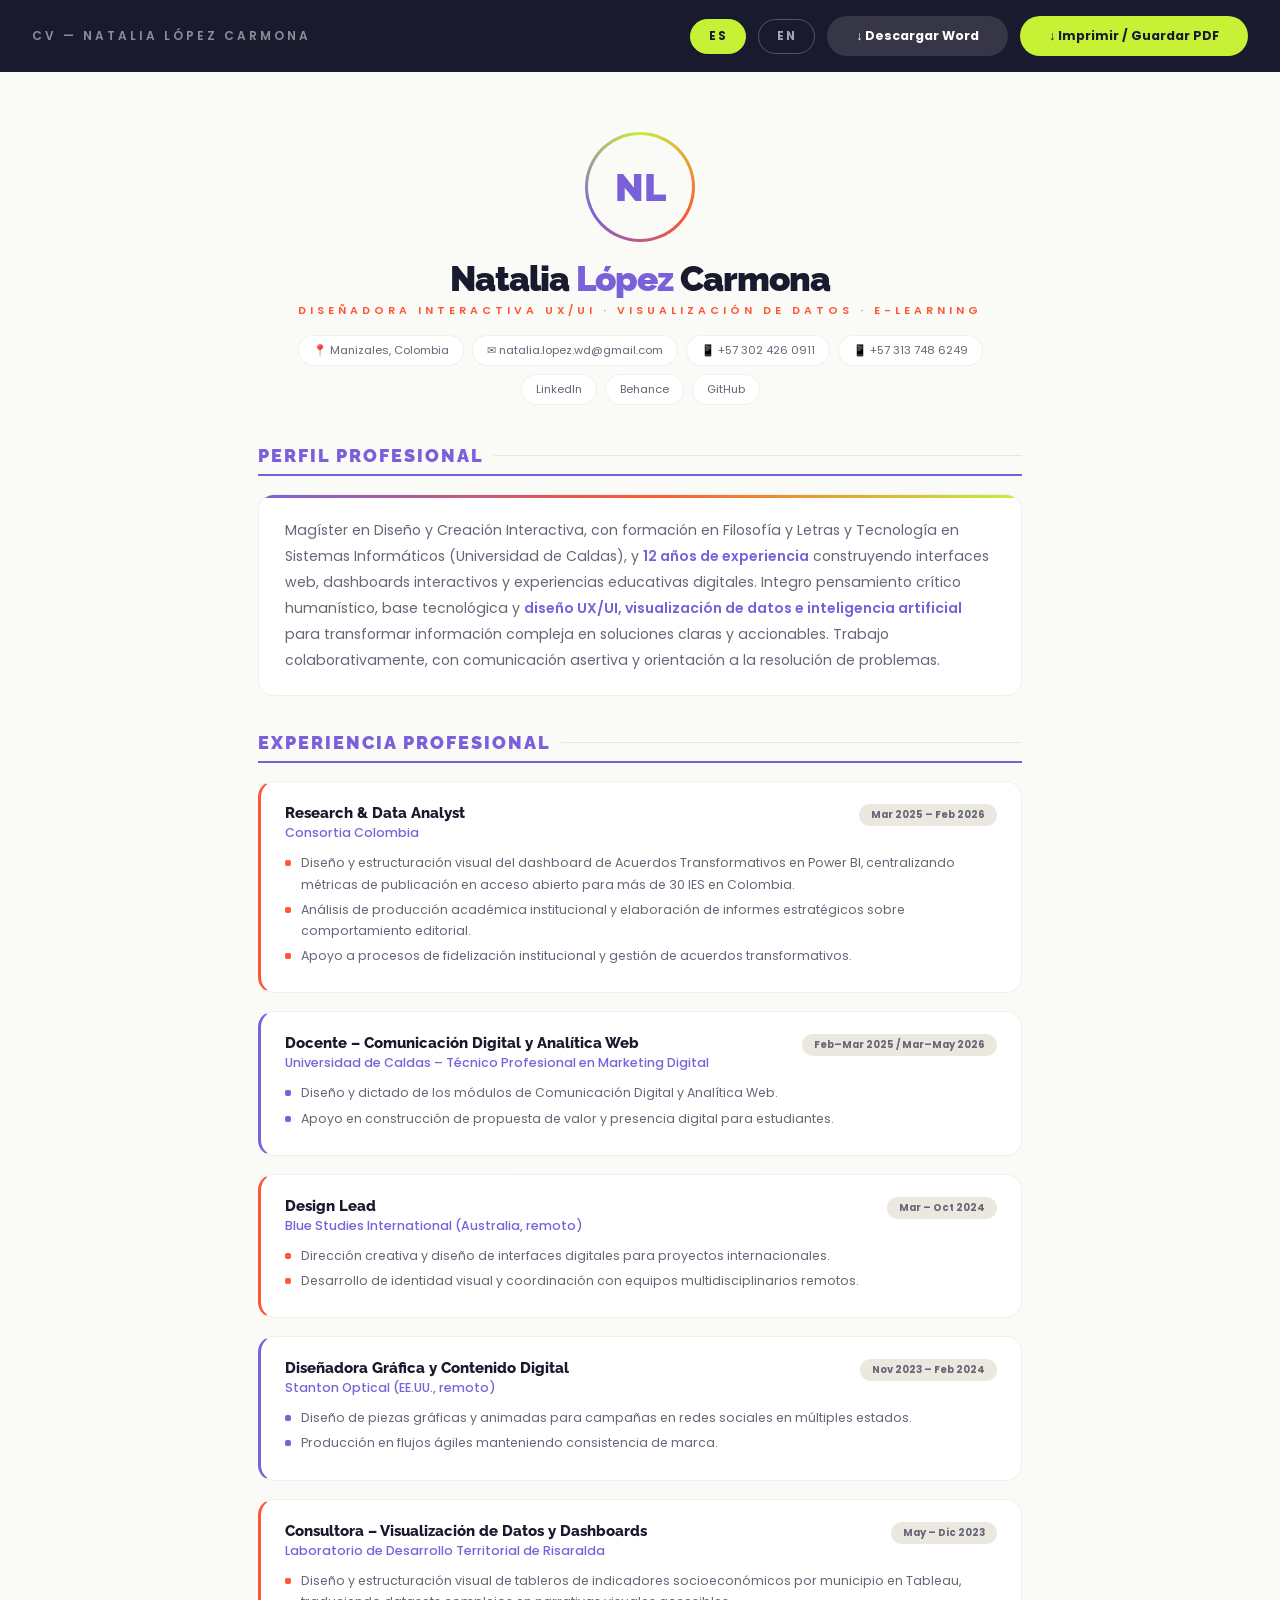
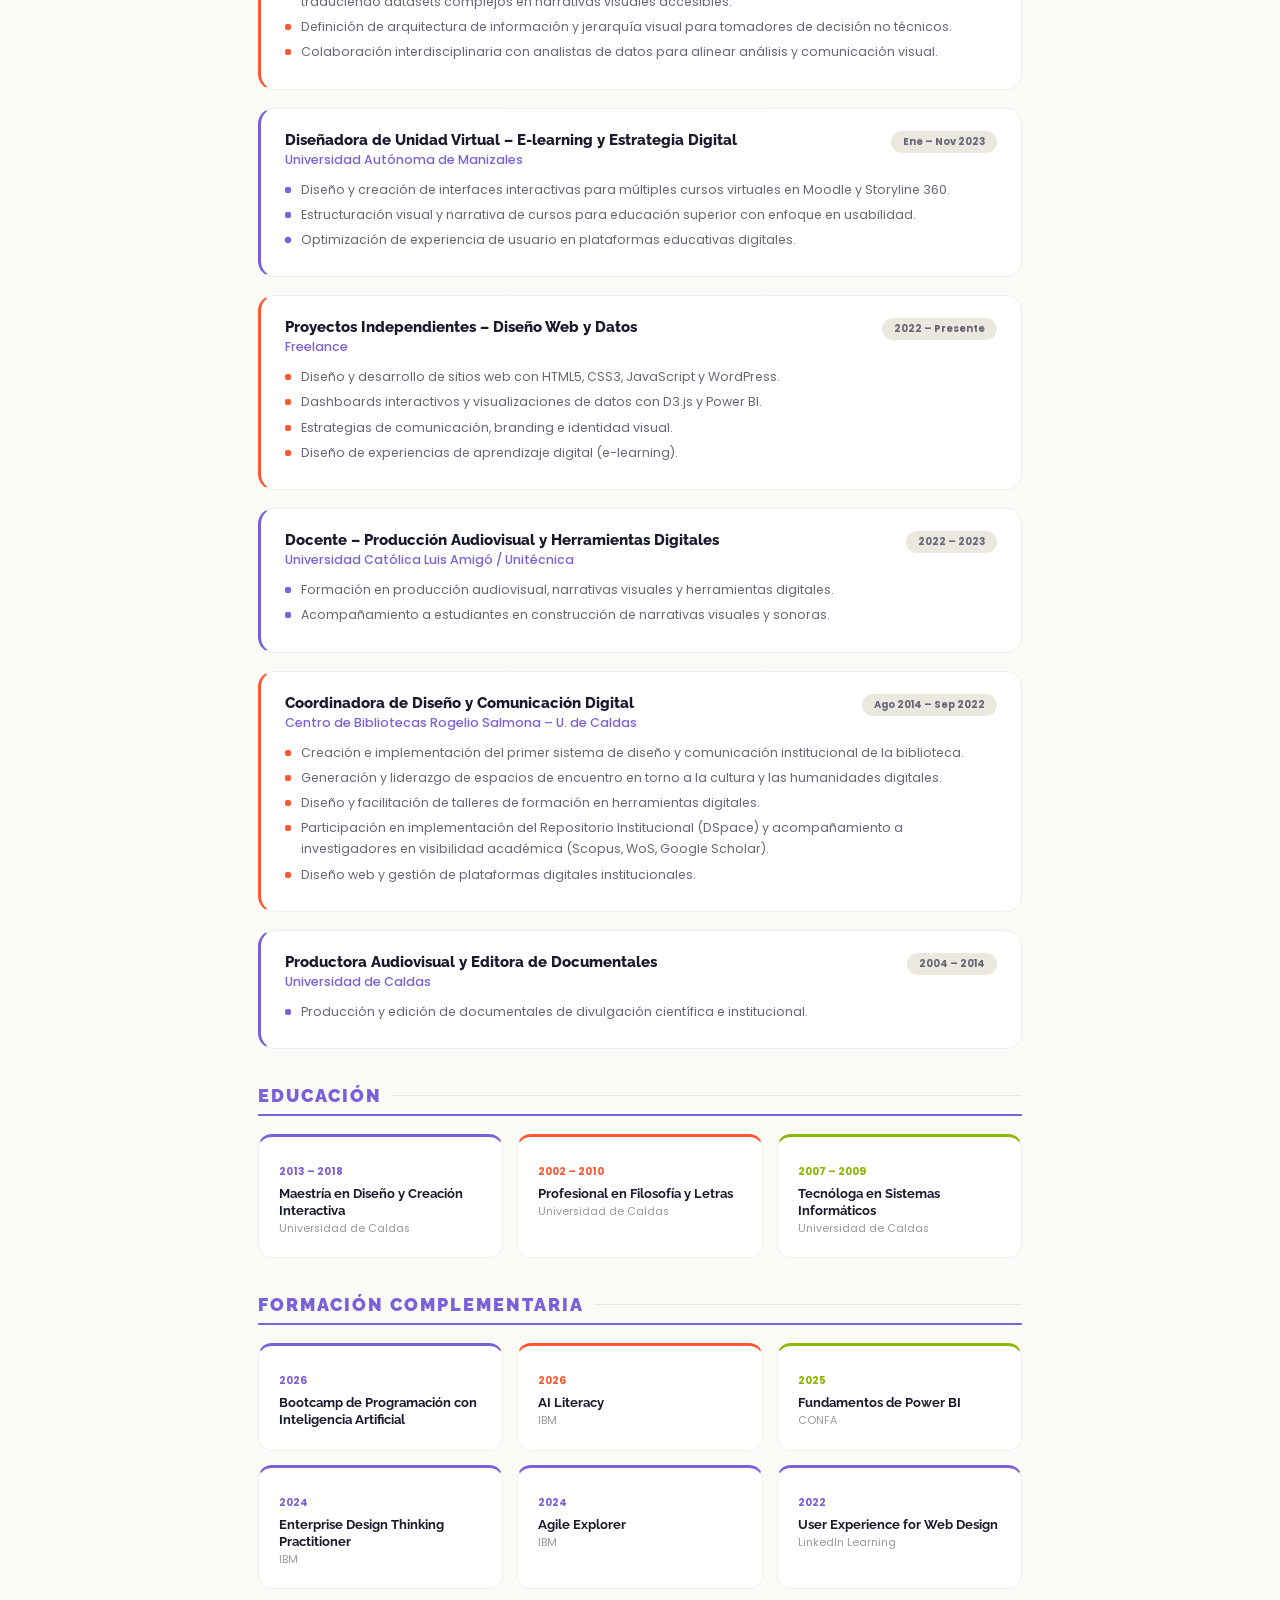
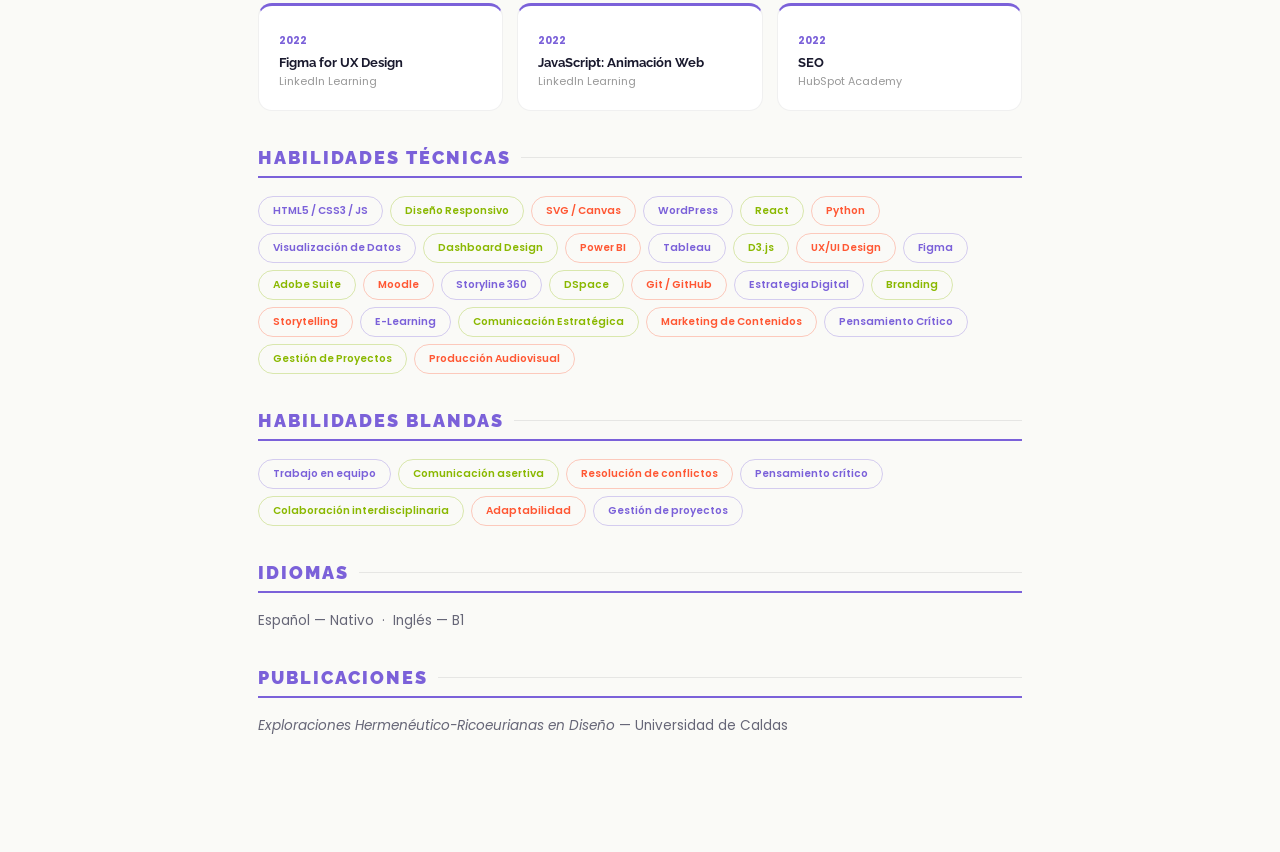
<file: cv.html>
<!DOCTYPE html>
<html lang="es">
<head>
  <meta charset="UTF-8">
  <meta name="viewport" content="width=device-width, initial-scale=1.0">
  <title>CV — Natalia López Carmona</title>
  <meta name="robots" content="noindex, nofollow">
  <link rel="preconnect" href="https://fonts.googleapis.com">
  <link rel="preconnect" href="https://fonts.gstatic.com" crossorigin>
  <link href="https://fonts.googleapis.com/css2?family=Raleway:ital,wght@0,400;0,700;0,900;1,400&family=Poppins:wght@400;500;600;700&display=swap" rel="stylesheet">
  <style>
    :root {
      --dark:#1A1A2E; --violet:#7B61D9; --lime:#C6F135; --lime-dk:#8AB800;
      --orange:#FF5733; --cream:#F5F3EE; --cream2:#EBE8E0;
      --white:#FFFFFF; --bg:#FAFAF7; --gray:#666677; --lgray:#999;
    }
    *, *::before, *::after { box-sizing: border-box; margin: 0; padding: 0; }
    body { font-family:'Poppins',sans-serif; background:var(--bg); color:var(--dark); }

    /* ── TOOLBAR ── */
    #cv-toolbar {
      position:sticky; top:0; z-index:100; background:var(--dark);
      display:flex; justify-content:space-between; align-items:center;
      padding:1rem 2rem; gap:1rem; flex-wrap:wrap;
    }
    .toolbar-label {
      font-size:.75rem; font-weight:600; color:rgba(255,255,255,.5);
      text-transform:uppercase; letter-spacing:3px;
    }
    .toolbar-actions { display:flex; gap:.75rem; align-items:center; }
    .btn-print {
      padding:.7rem 1.8rem; border-radius:100px; border:none;
      background:var(--lime); color:var(--dark); font-family:'Poppins',sans-serif;
      font-weight:700; font-size:.78rem; cursor:pointer; transition:all .2s;
    }
    .btn-print:hover { background:var(--orange); color:var(--white); }
    .btn-word {
      padding:.7rem 1.8rem; border-radius:100px; border:none;
      background:rgba(255,255,255,.12); color:var(--white); font-family:'Poppins',sans-serif;
      font-weight:700; font-size:.78rem; cursor:pointer; transition:all .2s;
    }
    .btn-word:hover { background:#2B5BE8; }
    .btn-lang {
      padding:.5rem 1.1rem; border-radius:100px;
      border:1.5px solid rgba(255,255,255,.25); background:transparent;
      color:rgba(255,255,255,.6); font-family:'Poppins',sans-serif;
      font-size:.72rem; font-weight:700; letter-spacing:2px;
      cursor:pointer; transition:all .2s;
    }
    .btn-lang:hover, .btn-lang.active { color:var(--dark); background:var(--lime); border-color:var(--lime); }

    /* ── CV PAGE ── */
    .cv-page { max-width:860px; margin:0 auto; padding:60px 48px 80px; }
    .cv-header { text-align:center; margin-bottom:40px; }
    .cv-ring {
      width:110px; height:110px; border-radius:50%;
      background:conic-gradient(var(--lime),var(--orange),var(--violet),var(--lime));
      padding:3px; margin:0 auto 18px; animation:spin 10s linear infinite;
    }
    @keyframes spin { to { transform:rotate(360deg); } }
    .cv-ring-inner {
      width:100%; height:100%; border-radius:50%; background:var(--bg);
      display:flex; align-items:center; justify-content:center;
      font-family:'Raleway',sans-serif; font-size:2.4rem; font-weight:900; color:var(--violet);
    }
    .cv-name { font-family:'Raleway',sans-serif; font-size:2.2rem; font-weight:900; letter-spacing:-1px; color:var(--dark); line-height:1.1; }
    .cv-name span { color:var(--violet); }
    .cv-role { font-size:.68rem; font-weight:600; text-transform:uppercase; letter-spacing:4px; color:var(--orange); margin-top:4px; }
    .cv-contact-row { display:flex; flex-wrap:wrap; justify-content:center; gap:8px; margin-top:16px; }
    .cv-ci { font-size:.7rem; color:var(--gray); padding:6px 14px; border-radius:100px; background:var(--white); border:1px solid rgba(0,0,0,.06); text-decoration:none; transition:all .3s; }
    .cv-ci:hover { background:var(--dark); color:var(--lime); }
    .cv-sec { margin-bottom:36px; }
    .cv-sec-title { font-family:'Raleway',sans-serif; font-size:1.1rem; font-weight:900; text-transform:uppercase; letter-spacing:2px; color:var(--violet); padding-bottom:8px; border-bottom:2px solid var(--violet); margin-bottom:18px; display:flex; align-items:center; gap:10px; }
    .cv-sec-title::after { content:''; flex:1; height:1px; background:rgba(0,0,0,.08); }
    .cv-profile { font-size:.88rem; line-height:1.85; color:var(--gray); padding:22px 26px; border-radius:16px; background:var(--white); border:1px solid rgba(0,0,0,.06); position:relative; overflow:hidden; }
    .cv-profile::before { content:''; position:absolute; top:0; left:0; right:0; height:3px; background:linear-gradient(90deg,var(--violet),var(--orange),var(--lime)); }
    .cv-profile strong { color:var(--violet); font-weight:600; }
    .cv-exp { margin-bottom:18px; padding:22px 24px; border-radius:16px; background:var(--white); border:1px solid rgba(0,0,0,.06); border-left:3px solid var(--violet); transition:all .35s; }
    .cv-exp:hover { box-shadow:0 8px 28px rgba(0,0,0,.06); transform:translateY(-3px); }
    .cv-exp:nth-child(even) { border-left-color:var(--orange); }
    .cv-exp-header { display:flex; justify-content:space-between; align-items:flex-start; flex-wrap:wrap; gap:6px; }
    .cv-exp-role { font-family:'Raleway',sans-serif; font-size:.95rem; font-weight:800; color:var(--dark); }
    .cv-exp-date { font-size:.62rem; font-weight:700; padding:4px 12px; border-radius:100px; background:var(--cream2); color:var(--gray); white-space:nowrap; }
    .cv-exp-company { font-size:.78rem; font-weight:500; color:var(--violet); margin-top:2px; }
    .cv-exp-list { list-style:none; margin-top:10px; }
    .cv-exp-list li { position:relative; padding-left:16px; margin-bottom:4px; font-size:.78rem; line-height:1.7; color:var(--gray); }
    .cv-exp-list li::before { content:''; position:absolute; left:0; top:8px; width:6px; height:6px; border-radius:2px; background:var(--violet); }
    .cv-exp:nth-child(even) .cv-exp-list li::before { background:var(--orange); }
    .cv-edu-grid { display:grid; grid-template-columns:repeat(3,1fr); gap:14px; }
    .cv-edu { padding:20px; border-radius:14px; background:var(--white); border:1px solid rgba(0,0,0,.06); border-top:3px solid var(--violet); }
    .cv-edu:nth-child(2) { border-top-color:var(--orange); }
    .cv-edu:nth-child(3) { border-top-color:var(--lime-dk); }
    .cv-edu-year { font-size:.65rem; font-weight:700; color:var(--violet); }
    .cv-edu:nth-child(2) .cv-edu-year { color:var(--orange); }
    .cv-edu:nth-child(3) .cv-edu-year { color:var(--lime-dk); }
    .cv-edu h4 { font-family:'Raleway',sans-serif; font-size:.82rem; font-weight:700; margin-top:3px; line-height:1.3; color:var(--dark); }
    .cv-edu p { font-size:.68rem; color:var(--lgray); margin-top:2px; }
    .cv-skills-cloud { display:flex; flex-wrap:wrap; gap:7px; }
    .cv-sk { font-size:.65rem; font-weight:600; padding:6px 14px; border-radius:100px; border:1px solid rgba(0,0,0,.08); color:var(--gray); }
    .cv-sk.tv { border-color:rgba(123,97,217,.3); color:var(--violet); }
    .cv-sk.to { border-color:rgba(255,87,51,.3); color:var(--orange); }
    .cv-sk.tl { border-color:rgba(138,184,0,.3); color:var(--lime-dk); }

    /* ── PRINT ── */
    @media print {
      #cv-toolbar { display:none; }
      body { background:white; }
      .cv-page { padding:20px; max-width:100%; }
      .cv-exp, .cv-edu, .cv-profile { break-inside:avoid; }
      .cv-ring { animation:none; }
      @page { margin:1.5cm; }
    }
    @media (max-width:600px) {
      .cv-page { padding:40px 20px 60px; }
      .cv-edu-grid { grid-template-columns:1fr; }
      .cv-name { font-size:1.6rem; }
    }
  </style>
</head>
<body>

  <div id="cv-toolbar">
    <span class="toolbar-label">CV — Natalia López Carmona</span>
    <div class="toolbar-actions">
      <button class="btn-lang active" id="btnEs" onclick="setCvLang('es')">ES</button>
      <button class="btn-lang" id="btnEn" onclick="setCvLang('en')">EN</button>
      <button class="btn-word" onclick="downloadWord()" data-cv="btn.word">↓ Descargar Word</button>
      <button class="btn-print" onclick="window.print()" data-cv="btn.print">↓ Imprimir / Guardar PDF</button>
    </div>
  </div>

  <div>
    <div class="cv-page">

      <div class="cv-header">
        <div class="cv-ring"><div class="cv-ring-inner">NL</div></div>
        <h1 class="cv-name">Natalia <span>López</span> Carmona</h1>
        <p class="cv-role" data-cv="role">Diseñadora Interactiva UX/UI · Visualización de Datos · E-learning</p>
        <div class="cv-contact-row">
          <span class="cv-ci">📍 Manizales, Colombia</span>
          <a href="mailto:natalia.lopez.wd@gmail.com" class="cv-ci">✉ natalia.lopez.wd@gmail.com</a>
          <a href="tel:+573024260911" class="cv-ci">📱 +57 302 426 0911</a>
          <a href="tel:+573137486249" class="cv-ci">📱 +57 313 748 6249</a>
          <a href="https://www.linkedin.com/in/natalia-lopez-carmona/" target="_blank" class="cv-ci">LinkedIn</a>
          <a href="https://www.behance.net/natalialpez21" target="_blank" class="cv-ci">Behance</a>
          <a href="https://github.com/natalia-lopez-carmona" target="_blank" class="cv-ci">GitHub</a>
        </div>
      </div>

      <div class="cv-sec">
        <h2 class="cv-sec-title" data-cv="sec.profile">Perfil Profesional</h2>
        <div class="cv-profile" data-cv-html="profile">
          Magíster en Diseño y Creación Interactiva, con formación en Filosofía y Letras y Tecnología en Sistemas Informáticos (Universidad de Caldas), y <strong>12 años de experiencia</strong> construyendo interfaces web, dashboards interactivos y experiencias educativas digitales. Integro pensamiento crítico humanístico, base tecnológica y <strong>diseño UX/UI, visualización de datos e inteligencia artificial</strong> para transformar información compleja en soluciones claras y accionables. Trabajo colaborativamente, con comunicación asertiva y orientación a la resolución de problemas.
        </div>
      </div>

      <div class="cv-sec">
        <h2 class="cv-sec-title" data-cv="sec.exp">Experiencia Profesional</h2>

        <div class="cv-exp">
          <div class="cv-exp-header">
            <div><p class="cv-exp-role">Research &amp; Data Analyst</p><p class="cv-exp-company">Consortia Colombia</p></div>
            <span class="cv-exp-date">Mar 2025 – Feb 2026</span>
          </div>
          <ul class="cv-exp-list" data-cv-html="exp1.li">
            <li>Diseño y estructuración visual del dashboard de Acuerdos Transformativos en Power BI, centralizando métricas de publicación en acceso abierto para más de 30 IES en Colombia.</li>
            <li>Análisis de producción académica institucional y elaboración de informes estratégicos sobre comportamiento editorial.</li>
            <li>Apoyo a procesos de fidelización institucional y gestión de acuerdos transformativos.</li>
          </ul>
        </div>

        <div class="cv-exp">
          <div class="cv-exp-header">
            <div><p class="cv-exp-role" data-cv="exp2.role">Docente – Comunicación Digital y Analítica Web</p><p class="cv-exp-company" data-cv="exp2.co">Universidad de Caldas – Técnico Profesional en Marketing Digital</p></div>
            <span class="cv-exp-date">Feb–Mar 2025 / Mar–May 2026</span>
          </div>
          <ul class="cv-exp-list" data-cv-html="exp2.li">
            <li>Diseño y dictado de los módulos de Comunicación Digital y Analítica Web.</li>
            <li>Apoyo en construcción de propuesta de valor y presencia digital para estudiantes.</li>
          </ul>
        </div>

        <div class="cv-exp">
          <div class="cv-exp-header">
            <div><p class="cv-exp-role">Design Lead</p><p class="cv-exp-company" data-cv="exp3.co">Blue Studies International (Australia, remoto)</p></div>
            <span class="cv-exp-date">Mar – Oct 2024</span>
          </div>
          <ul class="cv-exp-list" data-cv-html="exp3.li">
            <li>Dirección creativa y diseño de interfaces digitales para proyectos internacionales.</li>
            <li>Desarrollo de identidad visual y coordinación con equipos multidisciplinarios remotos.</li>
          </ul>
        </div>

        <div class="cv-exp">
          <div class="cv-exp-header">
            <div><p class="cv-exp-role" data-cv="exp4.role">Diseñadora Gráfica y Contenido Digital</p><p class="cv-exp-company" data-cv="exp4.co">Stanton Optical (EE.UU., remoto)</p></div>
            <span class="cv-exp-date">Nov 2023 – Feb 2024</span>
          </div>
          <ul class="cv-exp-list" data-cv-html="exp4.li">
            <li>Diseño de piezas gráficas y animadas para campañas en redes sociales en múltiples estados.</li>
            <li>Producción en flujos ágiles manteniendo consistencia de marca.</li>
          </ul>
        </div>

        <div class="cv-exp">
          <div class="cv-exp-header">
            <div><p class="cv-exp-role" data-cv="exp5.role">Consultora – Visualización de Datos y Dashboards</p><p class="cv-exp-company">Laboratorio de Desarrollo Territorial de Risaralda</p></div>
            <span class="cv-exp-date" data-cv="exp5.date">May – Dic 2023</span>
          </div>
          <ul class="cv-exp-list" data-cv-html="exp5.li">
            <li>Diseño y estructuración visual de tableros de indicadores socioeconómicos por municipio en Tableau, traduciendo datasets complejos en narrativas visuales accesibles.</li>
            <li>Definición de arquitectura de información y jerarquía visual para tomadores de decisión no técnicos.</li>
            <li>Colaboración interdisciplinaria con analistas de datos para alinear análisis y comunicación visual.</li>
          </ul>
        </div>

        <div class="cv-exp">
          <div class="cv-exp-header">
            <div><p class="cv-exp-role" data-cv="exp6.role">Diseñadora de Unidad Virtual – E-learning y Estrategia Digital</p><p class="cv-exp-company">Universidad Autónoma de Manizales</p></div>
            <span class="cv-exp-date" data-cv="exp6.date">Ene – Nov 2023</span>
          </div>
          <ul class="cv-exp-list" data-cv-html="exp6.li">
            <li>Diseño y creación de interfaces interactivas para múltiples cursos virtuales en Moodle y Storyline 360.</li>
            <li>Estructuración visual y narrativa de cursos para educación superior con enfoque en usabilidad.</li>
            <li>Optimización de experiencia de usuario en plataformas educativas digitales.</li>
          </ul>
        </div>

        <div class="cv-exp">
          <div class="cv-exp-header">
            <div><p class="cv-exp-role" data-cv="exp7.role">Proyectos Independientes – Diseño Web y Datos</p><p class="cv-exp-company">Freelance</p></div>
            <span class="cv-exp-date" data-cv="exp7.date">2022 – Presente</span>
          </div>
          <ul class="cv-exp-list" data-cv-html="exp7.li">
            <li>Diseño y desarrollo de sitios web con HTML5, CSS3, JavaScript y WordPress.</li>
            <li>Dashboards interactivos y visualizaciones de datos con D3.js y Power BI.</li>
            <li>Estrategias de comunicación, branding e identidad visual.</li>
            <li>Diseño de experiencias de aprendizaje digital (e-learning).</li>
          </ul>
        </div>

        <div class="cv-exp">
          <div class="cv-exp-header">
            <div><p class="cv-exp-role" data-cv="exp8.role">Docente – Producción Audiovisual y Herramientas Digitales</p><p class="cv-exp-company">Universidad Católica Luis Amigó / Unitécnica</p></div>
            <span class="cv-exp-date">2022 – 2023</span>
          </div>
          <ul class="cv-exp-list" data-cv-html="exp8.li">
            <li>Formación en producción audiovisual, narrativas visuales y herramientas digitales.</li>
            <li>Acompañamiento a estudiantes en construcción de narrativas visuales y sonoras.</li>
          </ul>
        </div>

        <div class="cv-exp">
          <div class="cv-exp-header">
            <div><p class="cv-exp-role" data-cv="exp9.role">Coordinadora de Diseño y Comunicación Digital</p><p class="cv-exp-company">Centro de Bibliotecas Rogelio Salmona – U. de Caldas</p></div>
            <span class="cv-exp-date" data-cv="exp9.date">Ago 2014 – Sep 2022</span>
          </div>
          <ul class="cv-exp-list" data-cv-html="exp9.li">
            <li>Creación e implementación del primer sistema de diseño y comunicación institucional de la biblioteca.</li>
            <li>Generación y liderazgo de espacios de encuentro en torno a la cultura y las humanidades digitales.</li>
            <li>Diseño y facilitación de talleres de formación en herramientas digitales.</li>
            <li>Participación en implementación del Repositorio Institucional (DSpace) y acompañamiento a investigadores en visibilidad académica (Scopus, WoS, Google Scholar).</li>
            <li>Diseño web y gestión de plataformas digitales institucionales.</li>
          </ul>
        </div>

        <div class="cv-exp">
          <div class="cv-exp-header">
            <div><p class="cv-exp-role" data-cv="exp10.role">Productora Audiovisual y Editora de Documentales</p><p class="cv-exp-company">Universidad de Caldas</p></div>
            <span class="cv-exp-date">2004 – 2014</span>
          </div>
          <ul class="cv-exp-list" data-cv-html="exp10.li">
            <li>Producción y edición de documentales de divulgación científica e institucional.</li>
          </ul>
        </div>
      </div>

      <div class="cv-sec">
        <h2 class="cv-sec-title" data-cv="sec.edu">Educación</h2>
        <div class="cv-edu-grid">
          <div class="cv-edu"><span class="cv-edu-year">2013 – 2018</span><h4 data-cv="edu1">Maestría en Diseño y Creación Interactiva</h4><p>Universidad de Caldas</p></div>
          <div class="cv-edu"><span class="cv-edu-year">2002 – 2010</span><h4 data-cv="edu2">Profesional en Filosofía y Letras</h4><p>Universidad de Caldas</p></div>
          <div class="cv-edu"><span class="cv-edu-year">2007 – 2009</span><h4 data-cv="edu3">Tecnóloga en Sistemas Informáticos</h4><p>Universidad de Caldas</p></div>
        </div>
      </div>

      <div class="cv-sec">
        <h2 class="cv-sec-title" data-cv="sec.comp">Formación Complementaria</h2>
        <div class="cv-edu-grid">
          <div class="cv-edu"><span class="cv-edu-year">2026</span><h4 data-cv="comp1">Bootcamp de Programación con Inteligencia Artificial</h4><p></p></div>
          <div class="cv-edu"><span class="cv-edu-year">2026</span><h4>AI Literacy</h4><p>IBM</p></div>
          <div class="cv-edu"><span class="cv-edu-year">2025</span><h4 data-cv="comp3">Fundamentos de Power BI</h4><p>CONFA</p></div>
          <div class="cv-edu"><span class="cv-edu-year">2024</span><h4>Enterprise Design Thinking Practitioner</h4><p>IBM</p></div>
          <div class="cv-edu"><span class="cv-edu-year">2024</span><h4>Agile Explorer</h4><p>IBM</p></div>
          <div class="cv-edu"><span class="cv-edu-year">2022</span><h4>User Experience for Web Design</h4><p>LinkedIn Learning</p></div>
          <div class="cv-edu"><span class="cv-edu-year">2022</span><h4>Figma for UX Design</h4><p>LinkedIn Learning</p></div>
          <div class="cv-edu"><span class="cv-edu-year">2022</span><h4 data-cv="comp8">JavaScript: Animación Web</h4><p>LinkedIn Learning</p></div>
          <div class="cv-edu"><span class="cv-edu-year">2022</span><h4>SEO</h4><p>HubSpot Academy</p></div>
        </div>
      </div>

      <div class="cv-sec">
        <h2 class="cv-sec-title" data-cv="sec.skills">Habilidades Técnicas</h2>
        <div class="cv-skills-cloud" data-cv-html="skills">
          <span class="cv-sk tv">HTML5 / CSS3 / JS</span>
          <span class="cv-sk tl">Diseño Responsivo</span>
          <span class="cv-sk to">SVG / Canvas</span>
          <span class="cv-sk tv">WordPress</span>
          <span class="cv-sk tl">React</span>
          <span class="cv-sk to">Python</span>
          <span class="cv-sk tv">Visualización de Datos</span>
          <span class="cv-sk tl">Dashboard Design</span>
          <span class="cv-sk to">Power BI</span>
          <span class="cv-sk tv">Tableau</span>
          <span class="cv-sk tl">D3.js</span>
          <span class="cv-sk to">UX/UI Design</span>
          <span class="cv-sk tv">Figma</span>
          <span class="cv-sk tl">Adobe Suite</span>
          <span class="cv-sk to">Moodle</span>
          <span class="cv-sk tv">Storyline 360</span>
          <span class="cv-sk tl">DSpace</span>
          <span class="cv-sk to">Git / GitHub</span>
          <span class="cv-sk tv">Estrategia Digital</span>
          <span class="cv-sk tl">Branding</span>
          <span class="cv-sk to">Storytelling</span>
          <span class="cv-sk tv">E-Learning</span>
          <span class="cv-sk tl">Comunicación Estratégica</span>
          <span class="cv-sk to">Marketing de Contenidos</span>
          <span class="cv-sk tv">Pensamiento Crítico</span>
          <span class="cv-sk tl">Gestión de Proyectos</span>
          <span class="cv-sk to">Producción Audiovisual</span>
        </div>
      </div>

      <div class="cv-sec">
        <h2 class="cv-sec-title" data-cv="sec.soft">Habilidades Blandas</h2>
        <div class="cv-skills-cloud" data-cv-html="soft">
          <span class="cv-sk tv">Trabajo en equipo</span>
          <span class="cv-sk tl">Comunicación asertiva</span>
          <span class="cv-sk to">Resolución de conflictos</span>
          <span class="cv-sk tv">Pensamiento crítico</span>
          <span class="cv-sk tl">Colaboración interdisciplinaria</span>
          <span class="cv-sk to">Adaptabilidad</span>
          <span class="cv-sk tv">Gestión de proyectos</span>
        </div>
      </div>

      <div class="cv-sec">
        <h2 class="cv-sec-title" data-cv="sec.lang">Idiomas</h2>
        <p style="font-size:.85rem;color:#666677" data-cv="lang">Español — Nativo &nbsp;·&nbsp; Inglés — B1</p>
      </div>

      <div class="cv-sec">
        <h2 class="cv-sec-title" data-cv="sec.pub">Publicaciones</h2>
        <p style="font-size:.85rem;color:#666677"><em>Exploraciones Hermenéutico-Ricoeurianas en Diseño</em> — Universidad de Caldas</p>
      </div>

    </div>
  </div>

  <script>
  let currentCvLang = 'es';

  const cvT = {
    es: {
      'role': 'Diseñadora Interactiva UX/UI · Visualización de Datos · E-learning',
      'btn.word': '↓ Descargar Word',
      'btn.print': '↓ Imprimir / Guardar PDF',
      'sec.profile': 'Perfil Profesional',
      'sec.exp': 'Experiencia Profesional',
      'sec.edu': 'Educación',
      'sec.comp': 'Formación Complementaria',
      'sec.skills': 'Habilidades Técnicas',
      'sec.soft': 'Habilidades Blandas',
      'sec.lang': 'Idiomas',
      'sec.pub': 'Publicaciones',
      'profile': 'Magíster en Diseño y Creación Interactiva, con formación en Filosofía y Letras y Tecnología en Sistemas Informáticos (Universidad de Caldas), y <strong>12 años de experiencia</strong> construyendo interfaces web, dashboards interactivos y experiencias educativas digitales. Integro pensamiento crítico humanístico, base tecnológica y <strong>diseño UX/UI, visualización de datos e inteligencia artificial</strong> para transformar información compleja en soluciones claras y accionables. Trabajo colaborativamente, con comunicación asertiva y orientación a la resolución de problemas.',
      'exp2.role': 'Docente – Comunicación Digital y Analítica Web',
      'exp2.co': 'Universidad de Caldas – Técnico Profesional en Marketing Digital',
      'exp3.co': 'Blue Studies International (Australia, remoto)',
      'exp4.role': 'Diseñadora Gráfica y Contenido Digital',
      'exp4.co': 'Stanton Optical (EE.UU., remoto)',
      'exp5.role': 'Consultora – Visualización de Datos y Dashboards',
      'exp5.date': 'May – Dic 2023',
      'exp6.role': 'Diseñadora de Unidad Virtual – E-learning y Estrategia Digital',
      'exp6.date': 'Ene – Nov 2023',
      'exp7.role': 'Proyectos Independientes – Diseño Web y Datos',
      'exp7.date': '2022 – Presente',
      'exp8.role': 'Docente – Producción Audiovisual y Herramientas Digitales',
      'exp9.role': 'Coordinadora de Diseño y Comunicación Digital',
      'exp9.date': 'Ago 2014 – Sep 2022',
      'exp10.role': 'Productora Audiovisual y Editora de Documentales',
      'edu1': 'Maestría en Diseño y Creación Interactiva',
      'edu2': 'Profesional en Filosofía y Letras',
      'edu3': 'Tecnóloga en Sistemas Informáticos',
      'comp1': 'Bootcamp de Programación con Inteligencia Artificial',
      'comp3': 'Fundamentos de Power BI',
      'comp8': 'JavaScript: Animación Web',
      'lang': 'Español — Nativo  ·  Inglés — B1',
      'exp1.li': '<li>Diseño y estructuración visual del dashboard de Acuerdos Transformativos en Power BI, centralizando métricas de publicación en acceso abierto para más de 30 IES en Colombia.</li><li>Análisis de producción académica institucional y elaboración de informes estratégicos sobre comportamiento editorial.</li><li>Apoyo a procesos de fidelización institucional y gestión de acuerdos transformativos.</li>',
      'exp2.li': '<li>Diseño y dictado de los módulos de Comunicación Digital y Analítica Web.</li><li>Apoyo en construcción de propuesta de valor y presencia digital para estudiantes.</li>',
      'exp3.li': '<li>Dirección creativa y diseño de interfaces digitales para proyectos internacionales.</li><li>Desarrollo de identidad visual y coordinación con equipos multidisciplinarios remotos.</li>',
      'exp4.li': '<li>Diseño de piezas gráficas y animadas para campañas en redes sociales en múltiples estados.</li><li>Producción en flujos ágiles manteniendo consistencia de marca.</li>',
      'exp5.li': '<li>Diseño y estructuración visual de tableros de indicadores socioeconómicos por municipio en Tableau, traduciendo datasets complejos en narrativas visuales accesibles.</li><li>Definición de arquitectura de información y jerarquía visual para tomadores de decisión no técnicos.</li><li>Colaboración interdisciplinaria con analistas de datos para alinear análisis y comunicación visual.</li>',
      'exp6.li': '<li>Diseño y creación de interfaces interactivas para múltiples cursos virtuales en Moodle y Storyline 360.</li><li>Estructuración visual y narrativa de cursos para educación superior con enfoque en usabilidad.</li><li>Optimización de experiencia de usuario en plataformas educativas digitales.</li>',
      'exp7.li': '<li>Diseño y desarrollo de sitios web con HTML5, CSS3, JavaScript y WordPress.</li><li>Dashboards interactivos y visualizaciones de datos con D3.js y Power BI.</li><li>Estrategias de comunicación, branding e identidad visual.</li><li>Diseño de experiencias de aprendizaje digital (e-learning).</li>',
      'exp8.li': '<li>Formación en producción audiovisual, narrativas visuales y herramientas digitales.</li><li>Acompañamiento a estudiantes en construcción de narrativas visuales y sonoras.</li>',
      'exp9.li': '<li>Creación e implementación del primer sistema de diseño y comunicación institucional de la biblioteca.</li><li>Generación y liderazgo de espacios de encuentro en torno a la cultura y las humanidades digitales.</li><li>Diseño y facilitación de talleres de formación en herramientas digitales.</li><li>Participación en implementación del Repositorio Institucional (DSpace) y acompañamiento a investigadores en visibilidad académica (Scopus, WoS, Google Scholar).</li><li>Diseño web y gestión de plataformas digitales institucionales.</li>',
      'exp10.li': '<li>Producción y edición de documentales de divulgación científica e institucional.</li>',
      'skills': '<span class="cv-sk tv">HTML5 / CSS3 / JS</span><span class="cv-sk tl">Diseño Responsivo</span><span class="cv-sk to">SVG / Canvas</span><span class="cv-sk tv">WordPress</span><span class="cv-sk tl">React</span><span class="cv-sk to">Python</span><span class="cv-sk tv">Visualización de Datos</span><span class="cv-sk tl">Dashboard Design</span><span class="cv-sk to">Power BI</span><span class="cv-sk tv">Tableau</span><span class="cv-sk tl">D3.js</span><span class="cv-sk to">UX/UI Design</span><span class="cv-sk tv">Figma</span><span class="cv-sk tl">Adobe Suite</span><span class="cv-sk to">Moodle</span><span class="cv-sk tv">Storyline 360</span><span class="cv-sk tl">DSpace</span><span class="cv-sk to">Git / GitHub</span><span class="cv-sk tv">Estrategia Digital</span><span class="cv-sk tl">Branding</span><span class="cv-sk to">Storytelling</span><span class="cv-sk tv">E-Learning</span><span class="cv-sk tl">Comunicación Estratégica</span><span class="cv-sk to">Marketing de Contenidos</span><span class="cv-sk tv">Pensamiento Crítico</span><span class="cv-sk tl">Gestión de Proyectos</span><span class="cv-sk to">Producción Audiovisual</span>',
      'soft': '<span class="cv-sk tv">Trabajo en equipo</span><span class="cv-sk tl">Comunicación asertiva</span><span class="cv-sk to">Resolución de conflictos</span><span class="cv-sk tv">Pensamiento crítico</span><span class="cv-sk tl">Colaboración interdisciplinaria</span><span class="cv-sk to">Adaptabilidad</span><span class="cv-sk tv">Gestión de proyectos</span>',
    },
    en: {
      'role': 'Interactive UX/UI Designer · Data Visualization · E-learning',
      'btn.word': '↓ Download Word',
      'btn.print': '↓ Print / Save PDF',
      'sec.profile': 'Professional Profile',
      'sec.exp': 'Professional Experience',
      'sec.edu': 'Education',
      'sec.comp': 'Complementary Training',
      'sec.skills': 'Technical Skills',
      'sec.soft': 'Soft Skills',
      'sec.lang': 'Languages',
      'sec.pub': 'Publications',
      'profile': 'Master\'s in Interactive Design & Creation, with a background in Philosophy & Letters and Computer Systems Technology (Universidad de Caldas), and <strong>12 years of experience</strong> building web interfaces, interactive dashboards and digital educational experiences. I integrate humanistic critical thinking, a technical foundation and <strong>UX/UI design, data visualization and AI</strong> to transform complex information into clear, actionable solutions. Collaborative, with assertive communication and a problem-solving orientation.',
      'exp2.role': 'Lecturer – Digital Communication & Web Analytics',
      'exp2.co': 'Universidad de Caldas – Professional Technical Program in Digital Marketing',
      'exp3.co': 'Blue Studies International (Australia, remote)',
      'exp4.role': 'Graphic Designer & Digital Content',
      'exp4.co': 'Stanton Optical (USA, remote)',
      'exp5.role': 'Consultant – Data Visualization & Dashboards',
      'exp5.date': 'May – Dec 2023',
      'exp6.role': 'Virtual Unit Designer – E-learning & Digital Strategy',
      'exp6.date': 'Jan – Nov 2023',
      'exp7.role': 'Independent Projects – Web Design & Data',
      'exp7.date': '2022 – Present',
      'exp8.role': 'Lecturer – Audiovisual Production & Digital Tools',
      'exp9.role': 'Design & Digital Communication Coordinator',
      'exp9.date': 'Aug 2014 – Sep 2022',
      'exp10.role': 'Audiovisual Producer & Documentary Editor',
      'edu1': 'Master\'s in Interactive Design & Creation',
      'edu2': 'Bachelor\'s in Philosophy and Letters',
      'edu3': 'Technical Degree in Computer Systems',
      'comp1': 'AI Programming Bootcamp',
      'comp3': 'Power BI Fundamentals',
      'comp8': 'JavaScript: Web Animation',
      'lang': 'Spanish — Native  ·  English — B1',
      'exp1.li': '<li>Design and visual structuring of the Transformative Agreements Power BI dashboard, centralizing open access publishing metrics for 30+ HEIs in Colombia.</li><li>Institutional academic production analysis and strategic reporting on editorial behavior.</li><li>Support for institutional retention processes and transformative agreement management.</li>',
      'exp2.li': '<li>Design and delivery of the Digital Communication and Web Analytics modules.</li><li>Support in value proposition building and digital presence for students.</li>',
      'exp3.li': '<li>Creative direction and digital interface design for international projects.</li><li>Visual identity development and coordination with remote multidisciplinary teams.</li>',
      'exp4.li': '<li>Design of graphic and animated assets for social media campaigns across multiple states.</li><li>Production in agile workflows while maintaining brand consistency.</li>',
      'exp5.li': '<li>Design and visual structuring of socioeconomic indicator dashboards by municipality in Tableau, translating complex datasets into accessible visual narratives.</li><li>Information architecture and visual hierarchy definition for non-technical decision-makers.</li><li>Interdisciplinary collaboration with data analysts to align analysis and visual communication.</li>',
      'exp6.li': '<li>Design and development of interactive interfaces for multiple virtual courses in Moodle and Storyline 360.</li><li>Visual and narrative structuring of higher education courses with a usability focus.</li><li>User experience optimization on digital educational platforms.</li>',
      'exp7.li': '<li>Design and development of websites with HTML5, CSS3, JavaScript and WordPress.</li><li>Interactive dashboards and data visualizations with D3.js and Power BI.</li><li>Communication strategies, branding and visual identity.</li><li>Digital learning experience design (e-learning).</li>',
      'exp8.li': '<li>Training in audiovisual production, visual narratives and digital tools.</li><li>Student support in building visual and sound narratives.</li>',
      'exp9.li': '<li>Creation and implementation of the library\'s first institutional design and communication system.</li><li>Leadership of cultural and digital humanities community spaces.</li><li>Design and delivery of digital tools training workshops.</li><li>Participation in implementing the Institutional Repository (DSpace) and researcher support for academic visibility (Scopus, WoS, Google Scholar).</li><li>Web design and management of institutional digital platforms.</li>',
      'exp10.li': '<li>Production and editing of scientific outreach and institutional documentaries.</li>',
      'skills': '<span class="cv-sk tv">HTML5 / CSS3 / JS</span><span class="cv-sk tl">Responsive Design</span><span class="cv-sk to">SVG / Canvas</span><span class="cv-sk tv">WordPress</span><span class="cv-sk tl">React</span><span class="cv-sk to">Python</span><span class="cv-sk tv">Data Visualization</span><span class="cv-sk tl">Dashboard Design</span><span class="cv-sk to">Power BI</span><span class="cv-sk tv">Tableau</span><span class="cv-sk tl">D3.js</span><span class="cv-sk to">UX/UI Design</span><span class="cv-sk tv">Figma</span><span class="cv-sk tl">Adobe Suite</span><span class="cv-sk to">Moodle</span><span class="cv-sk tv">Storyline 360</span><span class="cv-sk tl">DSpace</span><span class="cv-sk to">Git / GitHub</span><span class="cv-sk tv">Digital Strategy</span><span class="cv-sk tl">Branding</span><span class="cv-sk to">Storytelling</span><span class="cv-sk tv">E-Learning</span><span class="cv-sk tl">Strategic Communication</span><span class="cv-sk to">Content Marketing</span><span class="cv-sk tv">Critical Thinking</span><span class="cv-sk tl">Project Management</span><span class="cv-sk to">Audiovisual Production</span>',
      'soft': '<span class="cv-sk tv">Teamwork</span><span class="cv-sk tl">Assertive communication</span><span class="cv-sk to">Conflict resolution</span><span class="cv-sk tv">Critical thinking</span><span class="cv-sk tl">Interdisciplinary collaboration</span><span class="cv-sk to">Adaptability</span><span class="cv-sk tv">Project management</span>',
    }
  };

  function setCvLang(lang) {
    currentCvLang = lang;
    const t = cvT[lang];

    document.querySelectorAll('[data-cv]').forEach(el => {
      const v = t[el.dataset.cv];
      if (v !== undefined) el.textContent = v;
    });
    document.querySelectorAll('[data-cv-html]').forEach(el => {
      const v = t[el.dataset.cvHtml];
      if (v !== undefined) el.innerHTML = v;
    });

    document.getElementById('btnEs').classList.toggle('active', lang === 'es');
    document.getElementById('btnEn').classList.toggle('active', lang === 'en');
    document.documentElement.lang = lang;
  }

  function downloadWord() {
    const isEn = currentCvLang === 'en';
    const fileName = isEn
      ? 'CV_ATS_Natalia_Lopez_Carmona_EN.doc'
      : 'CV_ATS_Natalia_Lopez_Carmona.doc';

    const doc = isEn ? buildWordEN() : buildWordES();
    const blob = new Blob(['﻿', doc], { type: 'application/msword;charset=utf-8' });
    const url  = URL.createObjectURL(blob);
    const a    = document.createElement('a');
    a.href = url; a.download = fileName;
    document.body.appendChild(a); a.click();
    document.body.removeChild(a); URL.revokeObjectURL(url);
  }

  const wordStyles = `<html xmlns:o='urn:schemas-microsoft-com:office:office' xmlns:w='urn:schemas-microsoft-com:office:word' xmlns='http://www.w3.org/TR/REC-html40'><head><meta charset='utf-8'><style>body{font-family:Calibri,Arial,sans-serif;font-size:11pt;color:#111;margin:2cm 2.5cm;line-height:1.4}h1{font-size:18pt;font-weight:700;color:#111;margin:0 0 2pt}.role{font-size:10pt;color:#333;margin:0 0 6pt}.contact{font-size:9.5pt;color:#333;margin:0 0 18pt}h2{font-size:11pt;font-weight:700;text-transform:uppercase;letter-spacing:1pt;color:#111;border-bottom:1pt solid #111;padding-bottom:2pt;margin:16pt 0 8pt}h3{font-size:11pt;font-weight:700;color:#111;margin:10pt 0 1pt}.co{font-size:10pt;color:#333;margin:0 0 4pt}ul{margin:4pt 0 0 16pt;padding:0}li{font-size:10pt;color:#222;margin-bottom:2pt;line-height:1.5}.edu-item{margin-bottom:8pt}.edu-item h3{margin-bottom:0}.skills{font-size:10pt;color:#222;margin:0;line-height:1.7}p{margin:0 0 4pt}</style></head><body>`;

  function buildWordES() {
    return wordStyles + `
<h1>Natalia López Carmona</h1>
<p class="role">Diseñadora Interactiva UX/UI | Visualización de Datos | E-learning</p>
<p class="contact">Manizales, Colombia | natalia.lopez.wd@gmail.com | +57 302 426 0911 | +57 313 748 6249<br>linkedin.com/in/natalia-lopez-carmona | behance.net/natalialpez21 | github.com/natalia-lopez-carmona</p>
<h2>Perfil Profesional</h2>
<p>Magíster en Diseño y Creación Interactiva, con formación en Filosofía y Letras y Tecnología en Sistemas Informáticos (Universidad de Caldas), y <strong>12 años de experiencia</strong> construyendo interfaces web, dashboards interactivos y experiencias educativas digitales. Integro pensamiento crítico humanístico, base tecnológica y diseño UX/UI, visualización de datos e inteligencia artificial para transformar información compleja en soluciones claras y accionables. Trabajo colaborativamente, con comunicación asertiva y orientación a la resolución de problemas.</p>
<h2>Experiencia Profesional</h2>
<h3>Research &amp; Data Analyst</h3><p class="co">Consortia Colombia | Mar 2025 – Feb 2026</p><ul><li>Diseño y estructuración visual del dashboard de Acuerdos Transformativos en Power BI, centralizando métricas de publicación en acceso abierto para más de 30 IES en Colombia.</li><li>Análisis de producción académica institucional y elaboración de informes estratégicos sobre comportamiento editorial.</li><li>Apoyo a procesos de fidelización institucional y gestión de acuerdos transformativos.</li></ul>
<h3>Docente – Comunicación Digital y Analítica Web</h3><p class="co">Universidad de Caldas – Técnico Profesional en Marketing Digital | Feb–Mar 2025 / Mar–May 2026</p><ul><li>Diseño y dictado de los módulos de Comunicación Digital y Analítica Web.</li><li>Apoyo en construcción de propuesta de valor y presencia digital para estudiantes.</li></ul>
<h3>Design Lead</h3><p class="co">Blue Studies International (Australia, remoto) | Mar – Oct 2024</p><ul><li>Dirección creativa y diseño de interfaces digitales para proyectos internacionales.</li><li>Desarrollo de identidad visual y coordinación con equipos multidisciplinarios remotos.</li></ul>
<h3>Diseñadora Gráfica y Contenido Digital</h3><p class="co">Stanton Optical (EE.UU., remoto) | Nov 2023 – Feb 2024</p><ul><li>Diseño de piezas gráficas y animadas para campañas en redes sociales en múltiples estados.</li><li>Producción en flujos ágiles manteniendo consistencia de marca.</li></ul>
<h3>Consultora – Visualización de Datos y Dashboards</h3><p class="co">Laboratorio de Desarrollo Territorial de Risaralda | May – Dic 2023</p><ul><li>Diseño y estructuración visual de tableros de indicadores socioeconómicos por municipio en Tableau, traduciendo datasets complejos en narrativas visuales accesibles.</li><li>Definición de arquitectura de información y jerarquía visual para tomadores de decisión no técnicos.</li><li>Colaboración interdisciplinaria con analistas de datos para alinear análisis y comunicación visual.</li></ul>
<h3>Diseñadora de Unidad Virtual – E-learning y Estrategia Digital</h3><p class="co">Universidad Autónoma de Manizales | Ene – Nov 2023</p><ul><li>Diseño y creación de interfaces interactivas para múltiples cursos virtuales en Moodle y Storyline 360.</li><li>Estructuración visual y narrativa de cursos para educación superior con enfoque en usabilidad.</li><li>Optimización de experiencia de usuario en plataformas educativas digitales.</li></ul>
<h3>Proyectos Independientes – Diseño Web y Datos</h3><p class="co">Freelance | 2022 – Presente</p><ul><li>Diseño y desarrollo de sitios web con HTML5, CSS3, JavaScript y WordPress.</li><li>Dashboards interactivos y visualizaciones de datos con D3.js y Power BI.</li><li>Estrategias de comunicación, branding e identidad visual.</li><li>Diseño de experiencias de aprendizaje digital (e-learning).</li></ul>
<h3>Docente – Producción Audiovisual y Herramientas Digitales</h3><p class="co">Universidad Católica Luis Amigó / Unitécnica | 2022 – 2023</p><ul><li>Formación en producción audiovisual, narrativas visuales y herramientas digitales.</li><li>Acompañamiento a estudiantes en construcción de narrativas visuales y sonoras.</li></ul>
<h3>Coordinadora de Diseño y Comunicación Digital</h3><p class="co">Centro de Bibliotecas Rogelio Salmona – U. de Caldas | Ago 2014 – Sep 2022</p><ul><li>Creación e implementación del primer sistema de diseño y comunicación institucional de la biblioteca.</li><li>Generación y liderazgo de espacios de encuentro en torno a la cultura y las humanidades digitales.</li><li>Diseño y facilitación de talleres de formación en herramientas digitales.</li><li>Participación en implementación del Repositorio Institucional (DSpace) y acompañamiento a investigadores en visibilidad académica (Scopus, WoS, Google Scholar).</li><li>Diseño web y gestión de plataformas digitales institucionales.</li></ul>
<h3>Productora Audiovisual y Editora de Documentales</h3><p class="co">Universidad de Caldas | 2004 – 2014</p><ul><li>Producción y edición de documentales de divulgación científica e institucional.</li></ul>
<h2>Educación</h2>
<div class="edu-item"><h3>Maestría en Diseño y Creación Interactiva</h3><p class="co">Universidad de Caldas | 2013 – 2018</p></div>
<div class="edu-item"><h3>Profesional en Filosofía y Letras</h3><p class="co">Universidad de Caldas | 2002 – 2010</p></div>
<div class="edu-item"><h3>Tecnóloga en Sistemas Informáticos</h3><p class="co">Universidad de Caldas | 2007 – 2009</p></div>
<h2>Formación Complementaria</h2>
<ul><li>2026 – Bootcamp de Programación con Inteligencia Artificial</li><li>2026 – AI Literacy — IBM</li><li>2025 – Fundamentos de Power BI — CONFA</li><li>2024 – Enterprise Design Thinking Practitioner — IBM</li><li>2024 – Agile Explorer — IBM</li><li>2022 – User Experience for Web Design — LinkedIn Learning</li><li>2022 – Figma for UX Design — LinkedIn Learning</li><li>2022 – JavaScript: Animación Web — LinkedIn Learning</li><li>2022 – SEO — HubSpot Academy</li></ul>
<h2>Habilidades Técnicas</h2>
<p class="skills">HTML5/CSS3/JS, Diseño Responsivo, SVG/Canvas, WordPress, React, Python, Visualización de Datos, Dashboard Design, Power BI, Tableau, D3.js, UX/UI Design, Figma, Adobe Suite, Moodle, Storyline 360, DSpace, Git/GitHub, Estrategia Digital, Branding, Storytelling, E-Learning, Comunicación Estratégica, Marketing de Contenidos, Pensamiento Crítico, Gestión de Proyectos, Producción Audiovisual</p>
<h2>Habilidades Blandas</h2>
<p class="skills">Trabajo en equipo, Comunicación asertiva, Resolución de conflictos, Pensamiento crítico, Colaboración interdisciplinaria, Adaptabilidad, Gestión de proyectos</p>
<h2>Idiomas</h2><p>Español: Nativo | Inglés: B1</p>
<h2>Publicaciones</h2><p><em>Exploraciones Hermenéutico-Ricoeurianas en Diseño</em> — Universidad de Caldas</p>
</body></html>`;
  }

  function buildWordEN() {
    return wordStyles + `
<h1>Natalia López Carmona</h1>
<p class="role">Interactive UX/UI Designer | Data Visualization | E-learning</p>
<p class="contact">Manizales, Colombia | natalia.lopez.wd@gmail.com | +57 302 426 0911 | +57 313 748 6249<br>linkedin.com/in/natalia-lopez-carmona | behance.net/natalialpez21 | github.com/natalia-lopez-carmona</p>
<h2>Professional Profile</h2>
<p>Master's in Interactive Design & Creation, with a background in Philosophy & Letters and Computer Systems Technology (Universidad de Caldas), and <strong>12 years of experience</strong> building web interfaces, interactive dashboards and digital educational experiences. I integrate humanistic critical thinking, a technical foundation and UX/UI design, data visualization and AI to transform complex information into clear, actionable solutions. Collaborative, with assertive communication and a problem-solving orientation.</p>
<h2>Professional Experience</h2>
<h3>Research &amp; Data Analyst</h3><p class="co">Consortia Colombia | Mar 2025 – Feb 2026</p><ul><li>Design and visual structuring of the Transformative Agreements Power BI dashboard, centralizing open access publishing metrics for 30+ HEIs in Colombia.</li><li>Institutional academic production analysis and strategic reporting on editorial behavior.</li><li>Support for institutional retention processes and transformative agreement management.</li></ul>
<h3>Lecturer – Digital Communication &amp; Web Analytics</h3><p class="co">Universidad de Caldas – Professional Technical Program in Digital Marketing | Feb–Mar 2025 / Mar–May 2026</p><ul><li>Design and delivery of the Digital Communication and Web Analytics modules.</li><li>Support in value proposition building and digital presence for students.</li></ul>
<h3>Design Lead</h3><p class="co">Blue Studies International (Australia, remote) | Mar – Oct 2024</p><ul><li>Creative direction and digital interface design for international projects.</li><li>Visual identity development and coordination with remote multidisciplinary teams.</li></ul>
<h3>Graphic Designer &amp; Digital Content</h3><p class="co">Stanton Optical (USA, remote) | Nov 2023 – Feb 2024</p><ul><li>Design of graphic and animated assets for social media campaigns across multiple states.</li><li>Production in agile workflows while maintaining brand consistency.</li></ul>
<h3>Consultant – Data Visualization &amp; Dashboards</h3><p class="co">Laboratorio de Desarrollo Territorial de Risaralda | May – Dec 2023</p><ul><li>Design and visual structuring of socioeconomic indicator dashboards by municipality in Tableau, translating complex datasets into accessible visual narratives.</li><li>Information architecture and visual hierarchy definition for non-technical decision-makers.</li><li>Interdisciplinary collaboration with data analysts to align analysis and visual communication.</li></ul>
<h3>Virtual Unit Designer – E-learning &amp; Digital Strategy</h3><p class="co">Universidad Autónoma de Manizales | Jan – Nov 2023</p><ul><li>Design and development of interactive interfaces for multiple virtual courses in Moodle and Storyline 360.</li><li>Visual and narrative structuring of higher education courses with a usability focus.</li><li>User experience optimization on digital educational platforms.</li></ul>
<h3>Independent Projects – Web Design &amp; Data</h3><p class="co">Freelance | 2022 – Present</p><ul><li>Design and development of websites with HTML5, CSS3, JavaScript and WordPress.</li><li>Interactive dashboards and data visualizations with D3.js and Power BI.</li><li>Communication strategies, branding and visual identity.</li><li>Digital learning experience design (e-learning).</li></ul>
<h3>Lecturer – Audiovisual Production &amp; Digital Tools</h3><p class="co">Universidad Católica Luis Amigó / Unitécnica | 2022 – 2023</p><ul><li>Training in audiovisual production, visual narratives and digital tools.</li><li>Student support in building visual and sound narratives.</li></ul>
<h3>Design &amp; Digital Communication Coordinator</h3><p class="co">Centro de Bibliotecas Rogelio Salmona – U. de Caldas | Aug 2014 – Sep 2022</p><ul><li>Creation and implementation of the library's first institutional design and communication system.</li><li>Leadership of cultural and digital humanities community spaces.</li><li>Design and delivery of digital tools training workshops.</li><li>Participation in implementing the Institutional Repository (DSpace) and researcher support for academic visibility (Scopus, WoS, Google Scholar).</li><li>Web design and management of institutional digital platforms.</li></ul>
<h3>Audiovisual Producer &amp; Documentary Editor</h3><p class="co">Universidad de Caldas | 2004 – 2014</p><ul><li>Production and editing of scientific outreach and institutional documentaries.</li></ul>
<h2>Education</h2>
<div class="edu-item"><h3>Master's in Interactive Design &amp; Creation</h3><p class="co">Universidad de Caldas | 2013 – 2018</p></div>
<div class="edu-item"><h3>Bachelor's in Philosophy and Letters</h3><p class="co">Universidad de Caldas | 2002 – 2010</p></div>
<div class="edu-item"><h3>Technical Degree in Computer Systems</h3><p class="co">Universidad de Caldas | 2007 – 2009</p></div>
<h2>Complementary Training</h2>
<ul><li>2026 – AI Programming Bootcamp</li><li>2026 – AI Literacy — IBM</li><li>2025 – Power BI Fundamentals — CONFA</li><li>2024 – Enterprise Design Thinking Practitioner — IBM</li><li>2024 – Agile Explorer — IBM</li><li>2022 – User Experience for Web Design — LinkedIn Learning</li><li>2022 – Figma for UX Design — LinkedIn Learning</li><li>2022 – JavaScript: Web Animation — LinkedIn Learning</li><li>2022 – SEO — HubSpot Academy</li></ul>
<h2>Technical Skills</h2>
<p class="skills">HTML5/CSS3/JS, Responsive Design, SVG/Canvas, WordPress, React, Python, Data Visualization, Dashboard Design, Power BI, Tableau, D3.js, UX/UI Design, Figma, Adobe Suite, Moodle, Storyline 360, DSpace, Git/GitHub, Digital Strategy, Branding, Storytelling, E-Learning, Strategic Communication, Content Marketing, Critical Thinking, Project Management, Audiovisual Production</p>
<h2>Soft Skills</h2>
<p class="skills">Teamwork, Assertive communication, Conflict resolution, Critical thinking, Interdisciplinary collaboration, Adaptability, Project management</p>
<h2>Languages</h2><p>Spanish: Native | English: B1</p>
<h2>Publications</h2><p><em>Exploraciones Hermenéutico-Ricoeurianas en Diseño</em> — Universidad de Caldas</p>
</body></html>`;
  }
  </script>

</body>
</html>
</file>
